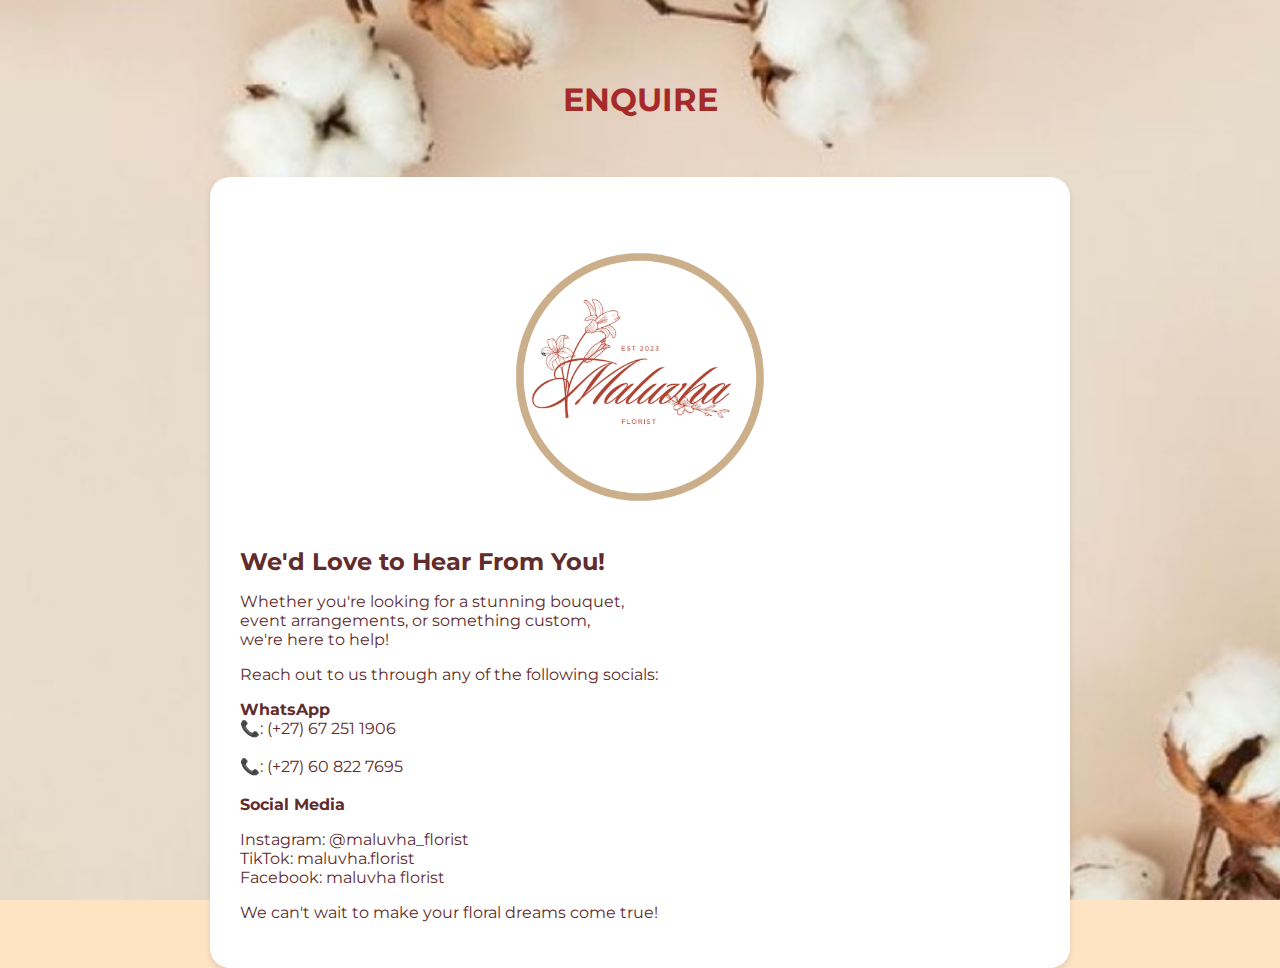
<file: maluvhaenquire.html>
<!DOCTYPE html>
<html lang="en">
<head>
  <meta charset="UTF-8">
  <meta name="viewport" content="width=device-width, initial-scale=1.0">
  <title>Maluvha Florist</title>
</head>

<link rel="preconnect" href="https://fonts.googleapis.com">
<link rel="preconnect" href="https://fonts.gstatic.com" crossorigin>
<link href="https://fonts.googleapis.com/css2?family=Montserrat:ital,wght@0,100..900;1,100..900&family=Roboto:ital,wght@0,100;0,300;0,400;0,500;0,700;0,900;1,100;1,300;1,400;1,500;1,700;1,900&display=swap" rel="stylesheet">

<link rel="icon" type="image/x-icon" href="maluvhapictures/maluvhalogo2idea-Photoroom.png">

<link rel="stylesheet" href="maluvhaenquire.css">


<body>

  <div>
    <p class="header"> <strong> ENQUIRE</strong></p><br><br>
  </div>

  <div class="div-border">
    <div class="div-text">
      <img class="Logo" src="maluvhapictures/maluvhalogo2idea-Photoroom.png">
      <h2 class="info-header">We'd Love to Hear From You!</h2>
      <p class="inquiry-text">
        Whether you're looking for a stunning bouquet,<br>
        event arrangements, or something custom, <br>
        we're here to help!</p>

      <p> Reach out to us through any of the following socials:</p>

      <strong>WhatsApp</strong><br>
      &#x1F4DE;: (+27) 67 251 1906<br><br>
      &#x1F4DE;: (+27) 60 822 7695 <br><br>

      <strong>Social Media</strong> <br>
      <p>Instagram: @maluvha_florist <br>
         TikTok: maluvha.florist <br>
         Facebook: maluvha florist
      </p>
      
 

      <p class="thank-you">
        We can't wait to make your floral dreams come true!
      </p>

      </p>
      </div>
    </div>
  </div>
</div>
  
</body>
</html>
</file>
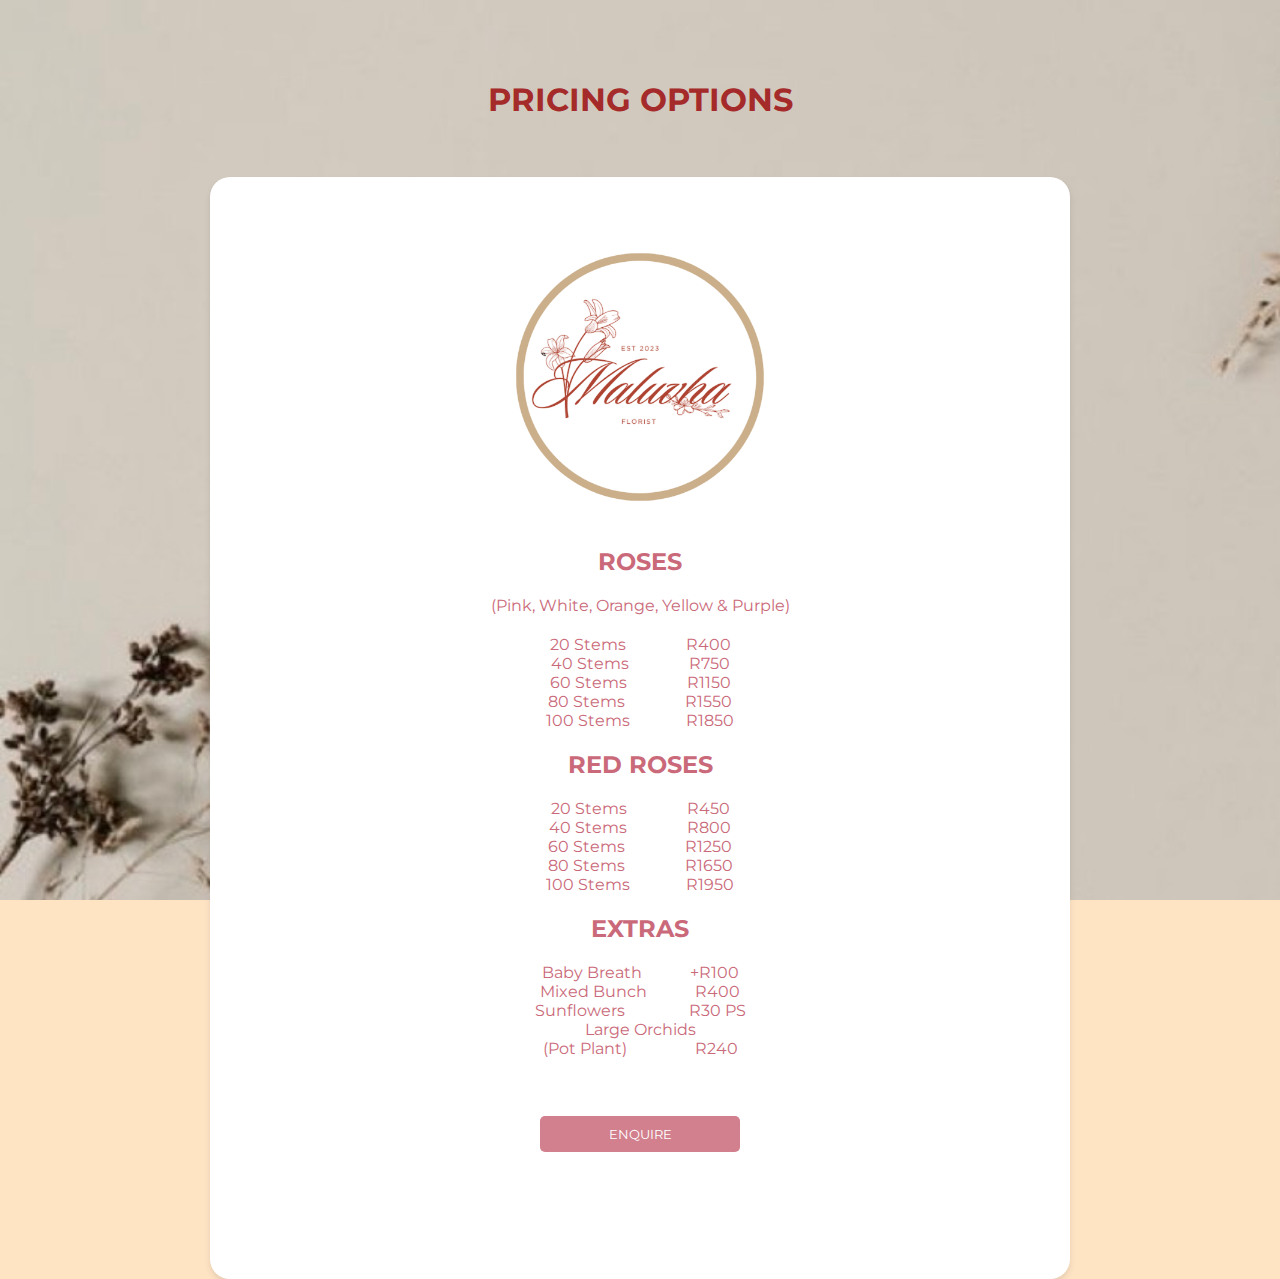
<file: maluvhapage2.html>
<!DOCTYPE html>
<html lang="en">
<head>
  <meta charset="UTF-8">
  <meta name="viewport" content="width=device-width, initial-scale=1.0">
  <title>Maluvha Florist</title>
</head>

<link rel="preconnect" href="https://fonts.googleapis.com">
<link rel="preconnect" href="https://fonts.gstatic.com" crossorigin>
<link href="https://fonts.googleapis.com/css2?family=Montserrat:ital,wght@0,100..900;1,100..900&family=Roboto:ital,wght@0,100;0,300;0,400;0,500;0,700;0,900;1,100;1,300;1,400;1,500;1,700;1,900&display=swap" rel="stylesheet">

<link rel="icon" type="image/x-icon" href="maluvhapictures/maluvhalogo2idea-Photoroom.png">

<link rel="stylesheet" href="maluvhapage2.css">

<body>

  <div>
    <p class="header"> <strong> PRICING OPTIONS</strong></p><br><br>
  </div>

  <div class="div-border">
    <div class="div-text">
      <img class="Logo" src="maluvhapictures/maluvhalogo2idea-Photoroom.png">
      <h2 class="info-header1">ROSES</h2>
      <p class="sub-roses">(Pink, White, Orange, Yellow & Purple)</p>
      <p class="inquiry-text1">
       20 Stems &nbsp;&nbsp;&nbsp;&nbsp;&nbsp;&nbsp;&nbsp;&nbsp;&nbsp;&nbsp;&nbsp;&nbsp;&nbsp;&nbsp;R400 <br>
       40 Stems &nbsp;&nbsp;&nbsp;&nbsp;&nbsp;&nbsp;&nbsp;&nbsp;&nbsp;&nbsp;&nbsp;&nbsp;&nbsp;&nbsp;R750 <br>
       60 Stems &nbsp;&nbsp;&nbsp;&nbsp;&nbsp;&nbsp;&nbsp;&nbsp;&nbsp;&nbsp;&nbsp;&nbsp;&nbsp;&nbsp;R1150<br>
       80 Stems &nbsp;&nbsp;&nbsp;&nbsp;&nbsp;&nbsp;&nbsp;&nbsp;&nbsp;&nbsp;&nbsp;&nbsp;&nbsp;&nbsp;R1550<br>
       100 Stems&nbsp;&nbsp;&nbsp;&nbsp;&nbsp;&nbsp;&nbsp;&nbsp;&nbsp;&nbsp;&nbsp;&nbsp;&nbsp;&nbsp;R1850 </p>

        <h2 class="info-header2">RED ROSES</h2>
      <p class="inquiry-text2">
       20 Stems &nbsp;&nbsp;&nbsp;&nbsp;&nbsp;&nbsp;&nbsp;&nbsp;&nbsp;&nbsp;&nbsp;&nbsp;&nbsp;&nbsp;R450<br>
       40 Stems &nbsp;&nbsp;&nbsp;&nbsp;&nbsp;&nbsp;&nbsp;&nbsp;&nbsp;&nbsp;&nbsp;&nbsp;&nbsp;&nbsp;R800 <br>
       60 Stems &nbsp;&nbsp;&nbsp;&nbsp;&nbsp;&nbsp;&nbsp;&nbsp;&nbsp;&nbsp;&nbsp;&nbsp;&nbsp;&nbsp;R1250<br>
       80 Stems &nbsp;&nbsp;&nbsp;&nbsp;&nbsp;&nbsp;&nbsp;&nbsp;&nbsp;&nbsp;&nbsp;&nbsp;&nbsp;&nbsp;R1650<br>
       100 Stems&nbsp;&nbsp;&nbsp;&nbsp;&nbsp;&nbsp;&nbsp;&nbsp;&nbsp;&nbsp;&nbsp;&nbsp;&nbsp;&nbsp;R1950 </p>

        <h2 class="info-header3">EXTRAS</h2>
      <p class="inquiry-text3">
       Baby Breath &nbsp;&nbsp;&nbsp;&nbsp;&nbsp;&nbsp;&nbsp;&nbsp;&nbsp;&nbsp;&nbsp;+R100 <br>
       Mixed Bunch &nbsp;&nbsp;&nbsp;&nbsp;&nbsp;&nbsp;&nbsp;&nbsp;&nbsp;&nbsp;&nbsp;R400 <br>
       Sunflowers &nbsp;&nbsp;&nbsp;&nbsp;&nbsp;&nbsp;&nbsp;&nbsp;&nbsp;&nbsp;&nbsp; &nbsp;&nbsp;&nbsp;R30 PS <br>
       Large Orchids <br> (Pot Plant)&nbsp;&nbsp;&nbsp;&nbsp;&nbsp;&nbsp;&nbsp;&nbsp;&nbsp;&nbsp;&nbsp;&nbsp;&nbsp;&nbsp;&nbsp;&nbsp;&nbsp;R240 <br><br><br>

  <button onclick="location.href='maluvhaenquire.html'" class="enquire-btn"> ENQUIRE</button>
 <br><br><br>
 </div>


      </p>
      </div>
    </div>
  </div>
</div>
  
</body>
</html>
</file>
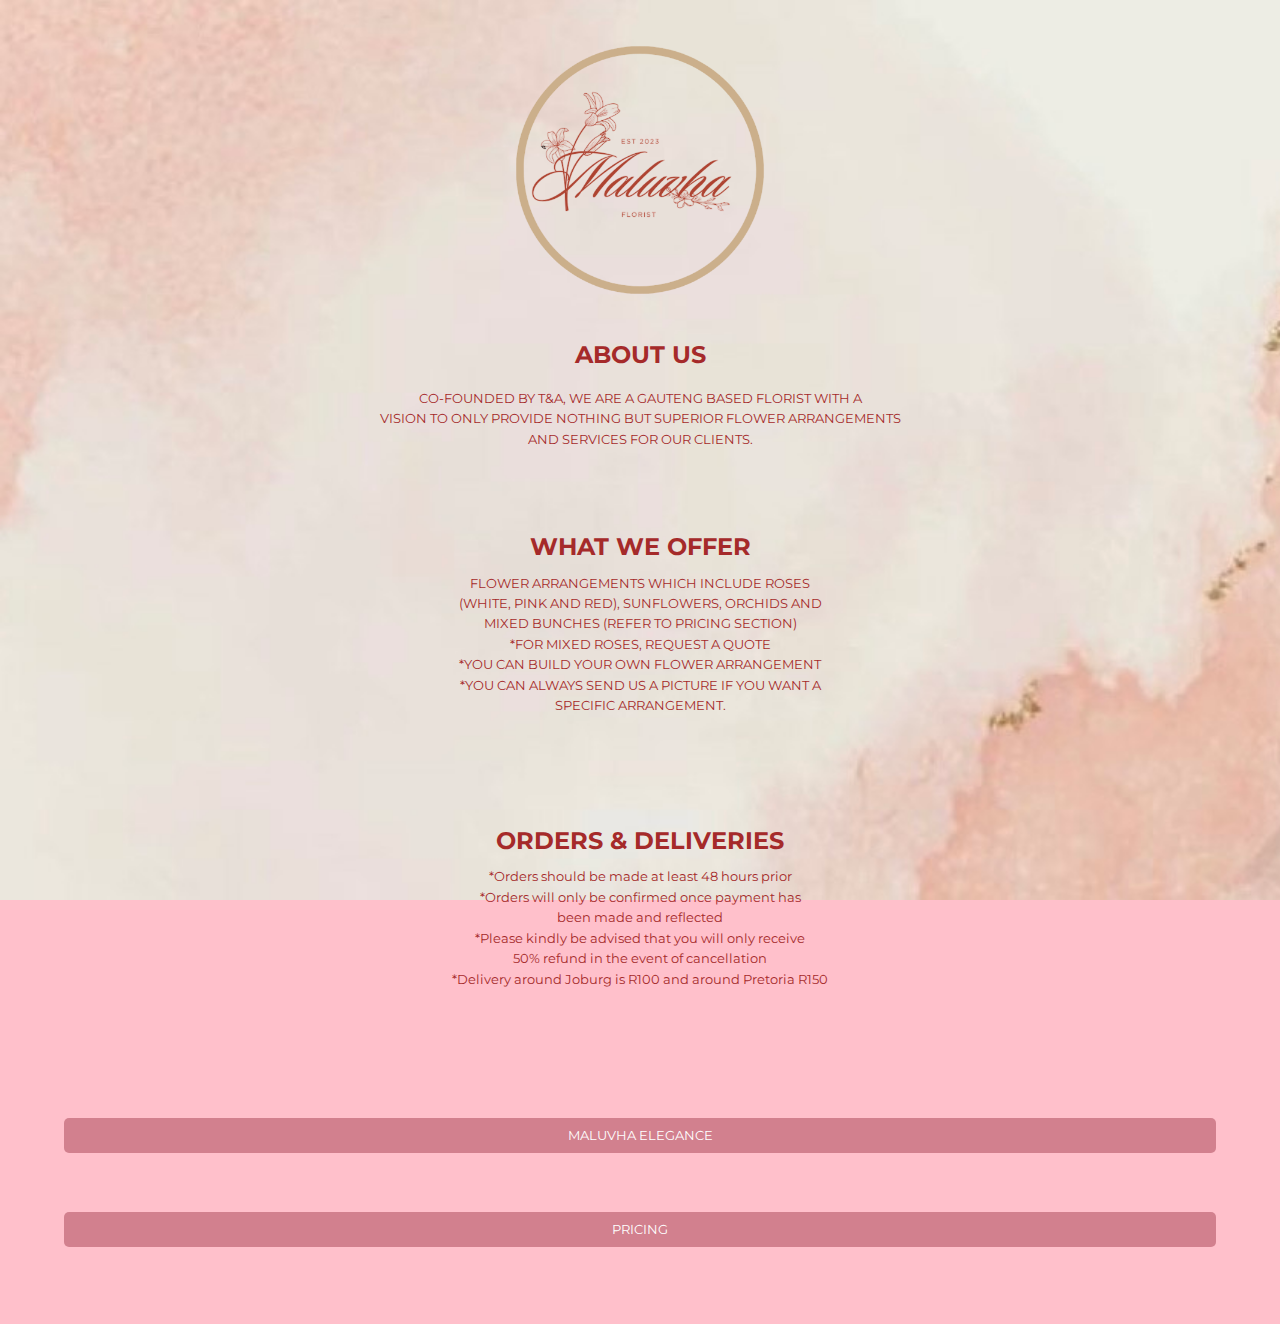
<file: shopnow.html>
<!DOCTYPE html>
<html lang="en">
<head>
  <meta charset="UTF-8">
  <meta name="viewport" content="width=device-width, initial-scale=1.0">
  <title>Maluvha Florist</title>
</head>

<link rel="preconnect" href="https://fonts.googleapis.com">
<link rel="preconnect" href="https://fonts.gstatic.com" crossorigin>
<link href="https://fonts.googleapis.com/css2?family=Montserrat:ital,wght@0,100..900;1,100..900&family=Roboto:ital,wght@0,100;0,300;0,400;0,500;0,700;0,900;1,100;1,300;1,400;1,500;1,700;1,900&display=swap" rel="stylesheet">

<link rel="icon" type="image/x-icon" href="maluvhapictures/maluvhalogo2idea-Photoroom.png">

<link rel="stylesheet" href="shopnow.css">

<body>

  <div class="Logo">
    <img src="maluvhapictures/maluvhalogo2idea-Photoroom.png">
  </div>

  <div class="about-div">
  <section id="about-us">
    <h2>ABOUT US</h2>
  </section>
  </div>

  <div class="about-text">
    <p>CO-FOUNDED BY T&A, WE ARE A GAUTENG BASED FLORIST WITH A<br>
     VISION TO ONLY PROVIDE NOTHING BUT SUPERIOR FLOWER ARRANGEMENTS<br>
     AND SERVICES FOR OUR CLIENTS.<br><br><br><br>
  </p> 

  <div class="offer-div">
    <section id="our-offers">
      <h2>WHAT WE OFFER</h2>
    </section>
    </div>

  <div class="offers"> 
    <p>FLOWER ARRANGEMENTS WHICH INCLUDE ROSES<br>
      (WHITE, PINK AND RED), SUNFLOWERS, ORCHIDS AND<br>
    MIXED BUNCHES (REFER TO PRICING SECTION)<br>
    *FOR MIXED ROSES, REQUEST A QUOTE<br>
    *YOU CAN BUILD YOUR OWN FLOWER ARRANGEMENT <br>
    *YOU CAN ALWAYS SEND US A PICTURE IF YOU WANT A<br>
    SPECIFIC ARRANGEMENT.</p><br><br><br><br>
  </div>
  </div>

  
   <div class="order-delivery">
    <h2 class="order-text">ORDERS & DELIVERIES</h2>
    <p class="order-para">
      *Orders should be made at least 48 hours prior<br>
      *Orders will only be confirmed once payment has<br>
       been made and reflected<br>
      *Please kindly be advised that you will only receive <br>
      50% refund in the event of cancellation<br>
      *Delivery around Joburg is R100 and around Pretoria R150
     </p><br><br><br><br><br>
     </div> 

     <button onclick="location.href='products.html'" class="products-btn"> MALUVHA ELEGANCE</button>
     <br>

     <button onclick="location.href='maluvhapage2.html'" class="pricing-btn"> PRICING</button>
 <br><br><br>
 </div>

  
</body>
</html>
</file>
<file: maluvhaenquire.css>
body{
  background-color: bisque;
  background-image: url(maluvhapictures/maluvhafrontwallbiege.jpeg);
  background-repeat: no-repeat;
  background-size: cover;
  background-attachment: fixed;
  font-family: 'Montserrat';
  margin: 0;
  padding: 0;
  }

  .Logo {
  width: 80%;
  max-width: 300px;
  margin: 20px auto;
  display: block;


  }
  .header{
      color:  brown;
      text-align: center;
      font-size: 2rem;
      margin-top: 80px;
      margin-bottom: 20px;
      padding: 0 20px;
    
    }

    .div-border{
      background-color: white;
      color: rgb(96, 44, 44);
      border-radius: 20px;
      padding: 30px;
      margin: 0 auto;
      width: 90%;
      max-width: 800px;
      box-shadow: 0 4px 6px rgba(0 , 0, 0, 0.1);
    }

    .info-header{
      font-size: 1.5rem;
      margin-bottom: 10px;
    }

    .inquiry-text,
    .inquiry-contact,
    .thank-you {
      font-size: 1rem;
      line-height: 1,6;
      margin-bottom: 15px;
    }

    .inquiry-contact strong{
      display: block;
      margin-top: 1.6;
      font-size: 1.1rem;
    }

    .inquiry-contact .icon {
      margin-right: 5px;
    }

    @media (max-width: 768px) {
      .header {
        font-size: 1.8rem;
        margin-top: 50px;
      }

      .div-border {
        padding: 20px;
      }

      .info-header{
        font-size: 1.3rem;
      }

      .inquiry-text,
      .inquiry-contact,
      .thank-you {
        font-size: 0.9rem;
      }
    }
</file>
<file: maluvhapage2.css>
body{
  background-color: bisque;
  background-image: url(maluvhapictures/maluvhabackwallbiege.jpeg);
  background-repeat: no-repeat;
  background-size: cover;
  background-attachment: fixed;
  font-family: 'Montserrat';
  margin: 0;
  padding: 0;
  }

  .Logo {
  width: 80%;
  max-width: 300px;
  margin: 20px auto;
  display: block;


  }

  .header{
      color:  brown;
      text-align: center;
      font-size: 2rem;
      margin-top: 80px;
      margin-bottom: 20px;
      padding: 0 20px;
    
    }

    .div-border{
      background-color: white;
      color: rgb(96, 44, 44);
      border-radius: 20px;
      padding: 30px;
      margin: 0 auto;
      width: 90%;
      max-width: 800px;
      box-shadow: 0 4px 6px rgba(0 , 0, 0, 0.1);
    }

    .info-header{
      font-size: 1.5rem;
      margin-bottom: 10px;
    }

    .info-header1, .sub-roses, .info-header2, .info-header3{
      margin: 20px auto;
    max-width: 800px;
    text-align: center;
    color: rgb(202, 105, 121);

    }
    .inquiry-text1, .inquiry-text2, .inquiry-text3 { 
    margin: 20px auto;
    max-width: 800px;
    text-align: center;
    color: rgb(202, 105, 121);


    }
    @media (max-width: 768px) {
      .header {
        font-size: 1.8rem;
        margin-top: 50px;
      }

      .div-border {
        padding: 20px;
      }

      .info-header{
        font-size: 1.3rem;
      }

      .inquiry-text,
      .inquiry-contact,
      .thank-you {
        font-size: 0.9rem;
      }
    }

   .enquire-btn{
    display: block;
    margin: 20px auto;
    background-color: rgb(210, 128, 142);
    color: white;
    border: none;
    padding: 10px 20px;
    border-radius: 5px;
    font-family: 'Montserrat';
    cursor: pointer;
    text-align: center;
    width: 200px;
    }

  .enquire-btn:hover{
   background-color: brown;
    }
</file>
<file: shopnow.css>
body{
  margin: 0;
  padding: 0;
  background-color: pink;
  background-image: url(maluvhapictures/maluvhapinkfront.jpeg);
  background-repeat: no-repeat;
  background-size: cover;
  background-attachment: fixed;
  font-family: Montserrat;

}

.Logo img{
  width: 80%;
  max-width: 300px;
  margin: 20px auto;
  display: block;


}

.about-div, .about-text, .order-delivery{
margin: 20px auto;
max-width: 800px;
padding: 0 15px;
text-align: justify;
color: brown;

}
.about-div, .order-delivery, .about-text{
text-align: center;

}
h2 {
color: brown;
margin-bottom: 10px;

}

p{
  color:  brown;
  line-height: 1.6;
}

.products-btn{
  display: block;
  margin: 20px auto;
  background-color:rgb(210, 128, 142);
  color: white;
  border: none;
  padding: 10px 20px;
  border-radius: 5px;
  font-family: 'Montserrat';
  cursor: pointer;
  text-align: center;
  width: 200px;
}

.products-btn:hover{
  background-color: brown;
}


.pricing-btn{
  display: block;
  margin: 20px auto;
  background-color: rgb(210, 128, 142);
  color: white;
  border: none;
  padding: 10px 20px;
  border-radius: 5px;
  font-family: 'Montserrat';
  cursor: pointer;
  text-align: center;
  width: 200px;
}

.pricing-btn:hover{
  background-color: brown;
}

@media (max-width: 768px) {
  h2 {
    font-size: 1.5rem;
  }
}

p{
  font-size: 0.9rem;
}

.products-btn, .pricing-btn {
  width: 70px;
  font-size: 0.9rem;
}

.Logo img {
  width: 80%
}

@media (max-width: 480px) {
  h2 {
    font-size: 1.3rem;
  }
}

p {
  font-size: 0.8rem;
}

.products-btn, .pricing-btn {
  width: 90%;
  font-size: 0.8rem;
}

.Logp img {
  width: 90%
}
</file>
